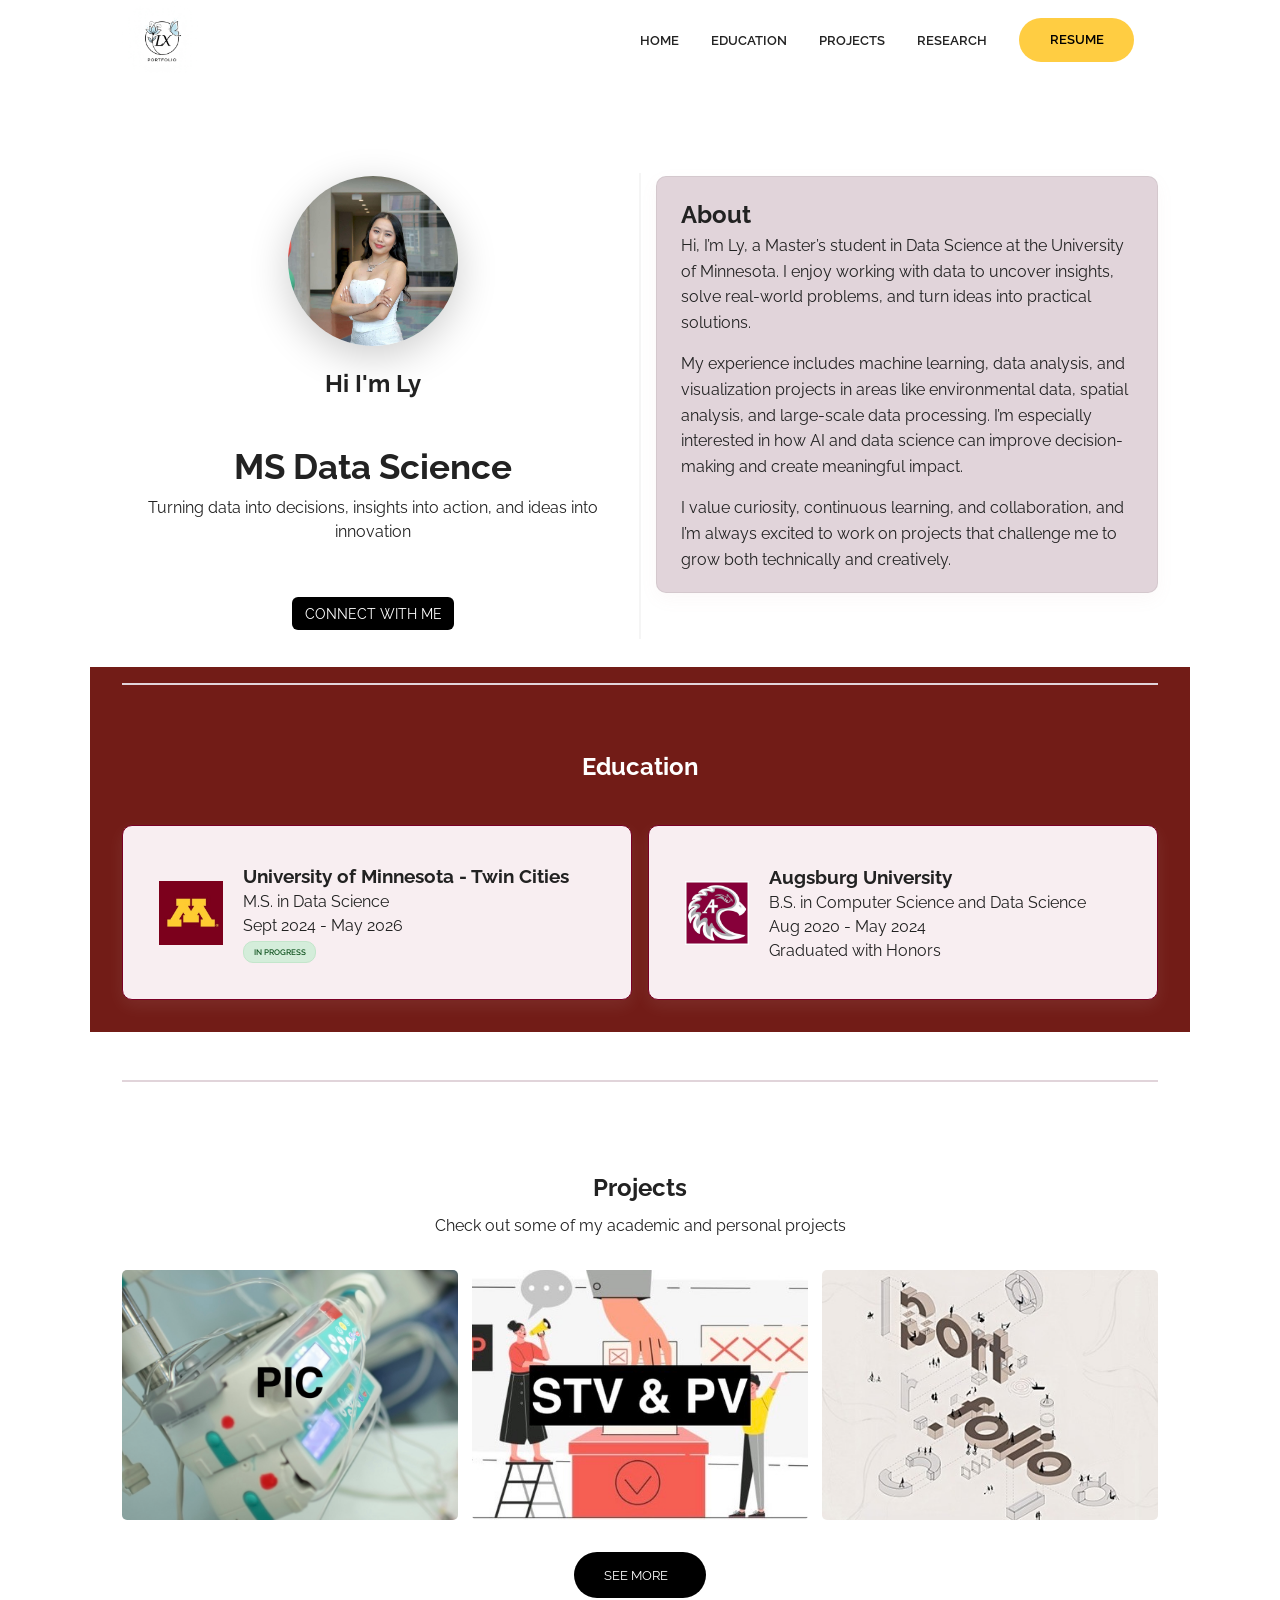
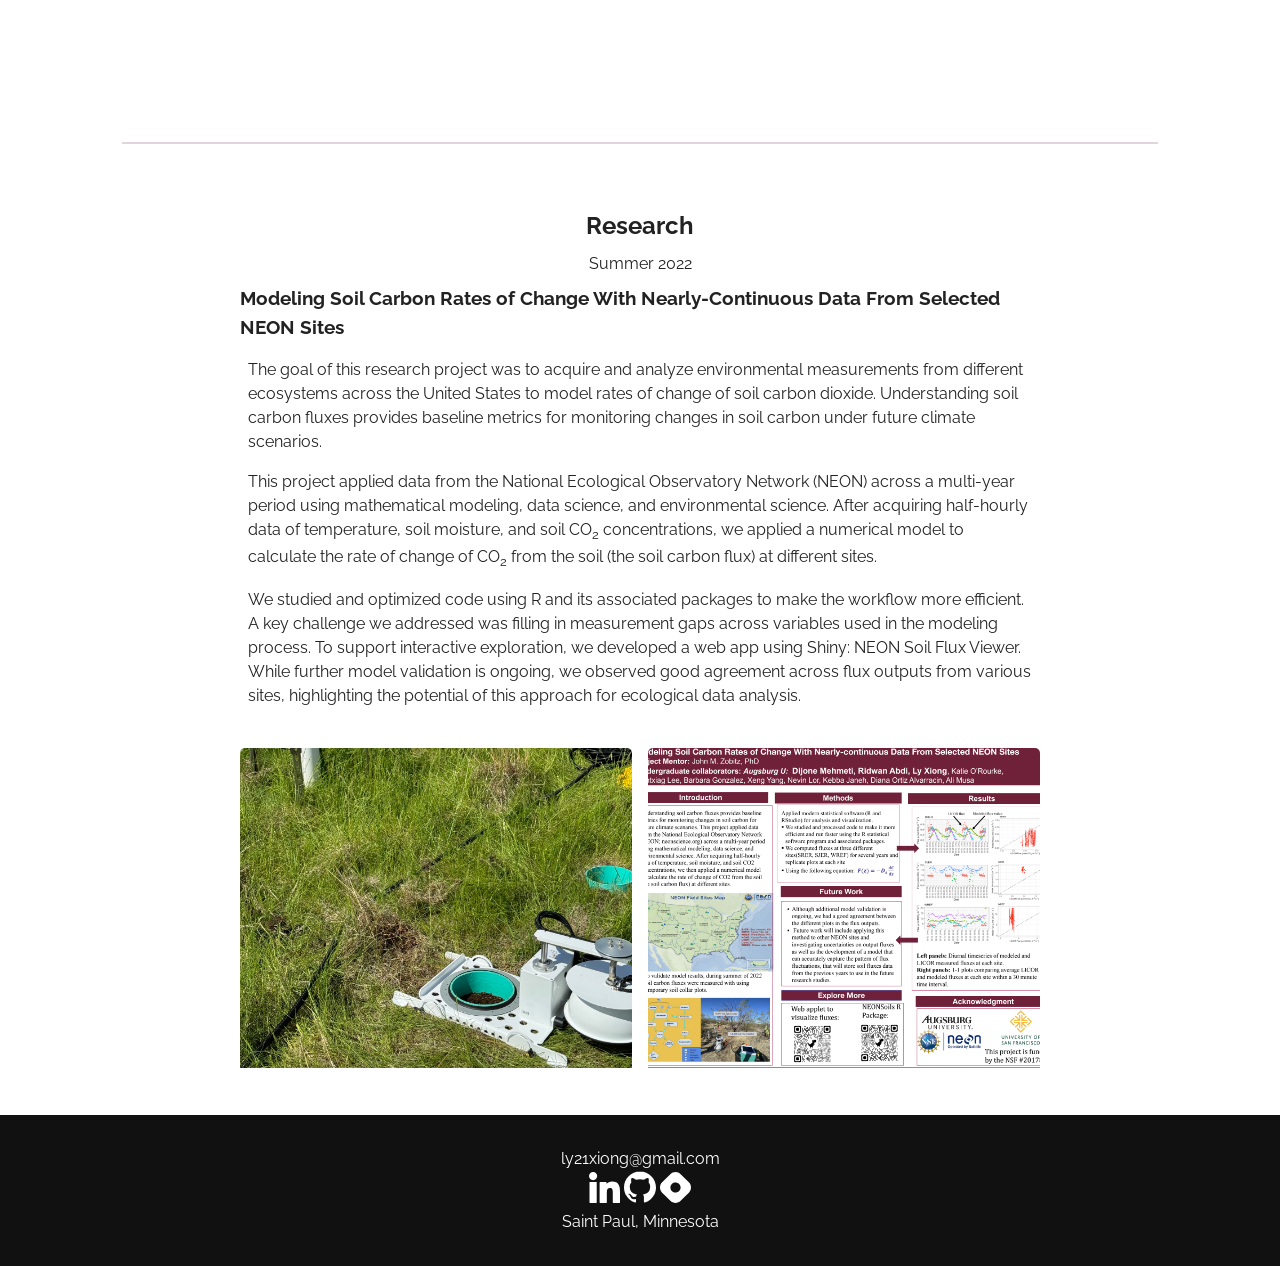
<file: src/index.html>
<!DOCTYPE html>
<html lang="en">
  <head>
    <meta charset="UTF-8" />
    <meta http-equiv="X-UA-Compatible" content="IE=edge" />
    <meta name="viewport" content="width=device-width, initial-scale=1.0" />
    <title>Ly Xiong Portfolio</title>
    <meta name="title" content="Ly Xiong Portfolio" />
    <meta
      name="description"
      content="Welcome to Ly Xiong's portfolio website. Explore my projects and skills."
    />
    <link rel="stylesheet" href="css/style.css" />
    <link rel="stylesheet" href="css/utilities.css" />
  </head>
  <body>
    <header id="hero">
      <!-- Navbar -->
      <nav class="navbar">
        <div class="container">
          <!-- Logo -->
          <h1 id="logo">
            <a href="https://github.com/xiongll66/personal_portfolio_L.X" target="_blank"
              ><img src="./assets/Logo.jpeg" alt="Your Logo"
            /></a>
          </h1>
          <!-- Navbar links -->
          <ul class="nav-menu">
            <li><a class="nav-link" href="#">HOME</a></li>
            <li><a class="nav-link" href="#education">EDUCATION</a></li>
            <li><a class="nav-link" href="#projects">PROJECTS</a></li>
            <li><a class="nav-link" href="#research">RESEARCH</a></li>
            <li>
              <a
                class="nav-link btn btn-primary"
                href="assets/Document/Ly_Resume_2026.pdf"
                target="_blank"
                rel="noopener noreferrer"
                download
                aria-label="Open or download Ly Xiong resume"
              >RESUME</a>
            </li>
            <!-- Hamburger menu -->
          </ul>
          <div class="hamburger">
            <span class="bar"></span>
            <span class="bar"></span>
            <span class="bar"></span>
          </div>
        </div>
      </nav>

      <section class="header-container">
        <div class="header-grid container">
          <!-- Left column: profile and quick intro -->
          <div class="hero-left">
            <div class="profile-avatar">
              <img
                class="profile-image"
                src="assets/profile-image.jpg"
                alt="Profile image"
              />
            </div>
            <h1>Hi I'm Ly</h1>

            <div class="content-text">
              <h2>MS Data Science</h2>
              <p>
                Turning data into decisions, insights into action, and ideas into innovation
              </p>
            </div>

            <a
              href="https://www.linkedin.com/in/ly-xiong-bb83ba1b2/"
              class="btn btn-secondary"
              target="_blank"
              >Connect With Me</a
            >
          </div>

          <!-- Right column: About -->
          <aside class="hero-right about">
            <h2>About</h2>
            <p>Hi, I’m Ly, a Master’s student in Data Science at the University of Minnesota. I enjoy working with data to uncover insights, solve real-world problems, and turn ideas into practical solutions.</p>
            <p>My experience includes machine learning, data analysis, and visualization projects in areas like environmental data, spatial analysis, and large-scale data processing. I’m especially interested in how AI and data science can improve decision-making and create meaningful impact.</p>
            <p>I value curiosity, continuous learning, and collaboration, and I’m always excited to work on projects that challenge me to grow both technically and creatively.</p>
          </aside>
        </div>
      </section>
    </header>

    <section id="education" class="education-container container">
    <div class="division education-divider"></div>
      <div class="content-text">
        <h1>Education</h1>
      </div>
      <article class="education">
      <!-- Left column: University of Minnesota -->
        <div class="edu-column left uofm">
          <div class="edu-logo">
              <img src="assets/UofM.png" alt="University of Minnesota logo" />
            </div>
            <div class="uofm-info">
              <h3>University of Minnesota - Twin Cities</h3>
              <p>M.S. in Data Science</p>
              <p>Sept 2024 - May 2026</p>
              <p class="status in-progress">IN PROGRESS</p>
          </div>
        </div>

        <!-- Right column: Augsburg University -->
        <div class="edu-column right augsburg">
          <div class="edu-logo">
            <img src="assets/augsburg.png" alt="Augsburg University logo" />
            </div>
              <div class="augsburg-info">
                <h3>Augsburg University</h3>
                <p>B.S. in Computer Science and Data Science</p>
              <p>Aug 2020 - May 2024</p>
              <p>Graduated with Honors</p>
            </div>
        </div>
      </article>

    </section>


    <!-- Projects -->
    <section id="projects" class="project-container container">
      <div class="division project-divider"></div>
      <div class="content-text">
        <h1>Projects</h1>
        <p>Check out some of my academic and personal projects</p>
      </div>

      <article class="project">
        <!-- Project 1 -->
        <div href="" class="card">
          <div class="project-info">
            <div class="project-bio">
              <h3>Paediatric Intensive Care</h3>
              <p>Python, Jupyter Notebook</p>
            </div>

            <div class="project-link">
              <a href="https://github.com/xiongll66/Paediatric-Intensive-Care" target="_blank"><i class="fab fa-github"></i></a>
              <a href="https://github.com/xiongll66/Paediatric-Intensive-Care" target="_blank"><i class="fas fa-globe"></i></a>
            </div>
          </div>
        </div>

        <!-- Project 2 -->
        <div href="" class="card">
          <div class="project-info">
            <div class="project-bio">
              <h3>Voting Stsysems</h3>
              <p>Java</p>
            </div>

            <div class="project-link">
              <a href="https://github.com/xiongll66/Voting-System" target="_blank"><i class="fab fa-github"></i></a>
              <a href="https://github.com/xiongll66/Voting-System" target="_blank"><i class="fas fa-globe"></i></a>
            </div>
          </div>
        </div>

        <!-- Porject 3 -->
        <div href="" class="card">
          <div class="project-info">
            <div class="project-bio">
              <h3>Project Three</h3>
              <p>React, Redux, SASS</p>
            </div>

            <div class="project-link">
              <a href="#" target="_blank"><i class="fab fa-github"></i></a>
              <a href="#" target="_blank"><i class="fas fa-globe"></i></a>
            </div>
          </div>
        </div>
      </article>
      <a href="https://github.com/xiongll66" class="btn btn-secondary"
        target="_blank">See More <i class="fas fa-arrow-right"></i></a>
    </section>

    <!-- Research -->
    <section id="research" class="research-container container">
      <div class="division research-divider"></div>
      <div class="content-text">
        <h1>Research</h1>
        <p>Summer 2022</p>
        <div class="research-info">
          <h3>Modeling Soil Carbon Rates of Change With Nearly-Continuous Data From Selected NEON Sites</h3>
          <p>
            The goal of this research project was to acquire and analyze environmental measurements from different ecosystems across the United States to model rates of change of soil carbon dioxide. Understanding soil carbon fluxes provides baseline metrics for monitoring changes in soil carbon under future climate scenarios.
          </p>
          <p>
            This project applied data from the <a href="https://neonscience.org" target="_blank">National Ecological Observatory Network (NEON)</a> across a multi-year period using mathematical modeling, data science, and environmental science. After acquiring half-hourly data of temperature, soil moisture, and soil CO<sub>2</sub> concentrations, we applied a numerical model to calculate the rate of change of CO<sub>2</sub> from the soil (the soil carbon flux) at different sites.
          </p>
          <p>
            We studied and optimized code using R and its associated packages to make the workflow more efficient. A key challenge we addressed was filling in measurement gaps across variables used in the modeling process. To support interactive exploration, we developed a web app using Shiny: <a href="https://jmzobitz.shinyapps.io/NEON-soil-fluxes/" target="_blank">NEON Soil Flux Viewer</a>. While further model validation is ongoing, we observed good agreement across flux outputs from various sites, highlighting the potential of this approach for ecological data analysis.
          </p>

          <div class="research-image-wrap">
            <!-- Field Image (Research Blog) -->
            <a href="https://methodsblog.com/2026/01/22/students-software-and-soil-flux-lessons-learned-from-development-of-a-package-to-estimate-soil-carbon-flux-at-national-ecological-observatory-sites-across-the-united-states/" target="_blank" class="image-card">
              <img 
                src="assets/field.jpeg" 
                alt="Field site view for research" 
                class="research-image"
              />
              <div class="image-overlay">
                <span>Read Research Blog</span>
              </div>
            </a>

            <!-- Poster Image (Lightbox) -->
            <a href="assets/poster.png" class="image-card sp-imgbox">
              <img 
                src="assets/poster.png" 
                alt="Research poster" 
                class="research-image"
              />
              <div class="image-overlay">
                <span>View Full Poster</span>
              </div>
            </a>
          </div>
        </div>
      </div>
    </section>

    <footer id="footer">
      <div class="container">
        <a href="mailto:ly21xiong@gmail.com">ly21xiong@gmail.com</a>
        <!-- Social links -->
        <div class="social">

          <a href="https://www.linkedin.com/in/ly-xiong-bb83ba1b2/" target="_blank"
            ><img src="./assets/linkedin-icon.svg" alt="Linkedin"
          /></a>
          <a href="https://github.com/xiongll66" target="_blank"><img src="./assets/github-icon.svg" alt="GitHub" /></a>
          <a href="#" target="_blank"
            ><img src="./assets/hashnode-icon.svg" alt="Hashnode"
          /></a>
        </div>
        <!-- Attribution -->
        <div class="attribution">
          <p>
            Saint Paul, Minnesota
          </p>
        </div>
      </div>
    </footer>
  </body>
  <script src="js/script.js" defer></script>
</html>
</file>
<file: src/css/style.css>
/* This is the required project styling. Will contain essential CSS styles like:
   * Flex property
   * Grid layout
   * Cards and sections
*/

@import url(https://fonts.googleapis.com/css?family=Raleway:100,200,300,regular,500,600,700,800,900,100italic,200italic,300italic,italic,500italic,600italic,700italic,800italic,900italic);

/* variables */
:root {
  /* Colors */
  --primary-color: #ffcd42;
  --secondary-color: #ffd35c;
  --bg-primary: #ffffff;
  --text-color: #222222;
  --text-color-two: #ffffff;
  --bg-secondary: #000000;
  --card-background: #e1d4da;
  --bg-secondary-two: #111111;

  --shadow: 0 10px 40px rgba(0, 0, 0, 0.2);

  /* Font Weight */
  --weight-small: 400;
  --weight-semibold: 600;
  --weight-bold: 800;

  /* Max width */
  --width-small: 600px;
  --width-medium: 1100px;
  --width-large: 1300px;

  /* Per-school education colors (customize these) */
  --edu-uofm-color: #7a0026; /* accent/border color for U of M */
  --edu-uofm-bg: #f8eef1; /* background tint for U of M card */
  --edu-uofm-bg-image: none; /* optional: url('assets/path-to-image.jpg') */
  --edu-uofm-text: #1b1b1b; /* text color on U of M card */

  --edu-augsburg-color: #7a0026; /* accent/border color for Augsburg */
  --edu-augsburg-bg: #f8eef1; /* background tint for Augsburg card */
  --edu-augsburg-bg-image: none; /* optional: url('assets/path-to-image.jpg') */
  --edu-augsburg-text: #0b0b0b; /* text color on Augsburg card */
}

[data-theme="dark"] {
  --primary-color: #ffcd42;
  --secondary-color: #ffd35c;
  --bg-primary: #000000;
  --text-color: #ffffff;
  --text-color-two: #222222;
  --bg-secondary: #ffffff;
  --card-background: #111111;
  --bg-secondary-two: #f4f4f4;
  --shadow: 0 2px 10px rgba(95, 95, 95, 0.2);
}

html {
  font-size: 100%;
  scroll-behavior: smooth;
}

/* Reset default styling */
* {
  margin: 0;
  padding: 0;
  box-sizing: border-box;
}

ul {
  list-style: none;
}

a {
  text-decoration: none;
  color: var(--text-color);
}

/* Main styling */
body {
  background: var(--bg-primary);
  color: var(--text-color);
  font-family: "Raleway", sans-serif;
  line-height: 1.5;
}

/* Navbar */
.navbar {
  position: fixed;
  top: 0;
  left: 0;
  right: 0;
  z-index: 20;
  background: var(--bg-primary);
}

.navbar .container {
  display: flex;
  align-items: center;
  justify-content: space-between;
  z-index: 20;
  height: 80px;
  width: 100%;
}

.navbar .nav-menu {
  display: flex;
  align-items: center;
  background: var(--bg-primary);
}

.navbar .nav-link {
  margin: 0 1rem;
  font-size: 0.8rem;
  font-weight: var(--weight-semibold);
}

.navbar #logo img {
  display: block;
  width: 80px;
  object-fit: cover;
  transition: transform 0.4s ease;
  border-radius: 50%;

}

.navbar .btn {
  margin-right: 1.5rem;
}

.fas.fa-arrow-right {
  margin-left: 0.5rem;
  font-size: 0.9rem;
}

/* hamburger */
.hamburger {
  margin-bottom: 0.1rem;
  display: none;
}

.bar {
  display: block;
  width: 23px;
  height: 3px;
  margin: 4px auto;
  transition: all 0.3s ease-in-out;
  border-radius: 30px;
  background-color: var(--bg-secondary);
}

/* Hero section */
#hero {
  display: flex;
  flex-direction: column;
  height: 100%;
}

/* Header two-column layout */
.header-grid {
  display: grid;
  grid-template-columns: 1fr 1fr;
  gap: 2rem;
  align-items: start;
  padding: 2rem 0;
}

/* Vertical divider between left and right columns */
.header-grid {
  position: relative;
}

.header-grid::before {
  content: "";
  position: absolute;
  left: 50%;
  top: 0.8rem;
  bottom: 0.8rem;
  width: 1px;
  background: rgba(0,0,0,0.08);
  transform: translateX(-0.5px);
  pointer-events: none;
}

.hero-left {
  display: flex;
  flex-direction: column;
  gap: 1rem;
}

/* Center profile image and name within the hero column */
.hero-left .profile-avatar {
  align-self: center;
}

.hero-left h1 {
  text-align: center;
  margin-top: 0.25rem;
  margin-bottom: 0.25rem;
}

/* Smaller connect button in hero */
.hero-left .btn {
  padding: 0.4rem 0.8rem;
  font-size: 0.85rem;
  border-radius: 6px;
  align-self: center; /* center horizontally within the hero-left column */
}

.hero-right.about {
  background: var(--card-background);
  padding: 1.25rem 1.5rem;
  border-radius: 10px;
  border: 1px solid rgba(0,0,0,0.06);
  box-shadow: 0 6px 18px rgba(186, 132, 132, 0.06);
}

/* About paragraph spacing */
.hero-right.about p {
  margin-bottom: 1rem;
  line-height: 1.6;
}
.hero-right.about p:last-child {
  margin-bottom: 0;
}

@media (max-width: 768px) {
  .header-grid {
    grid-template-columns: 1fr; /* stack */
  }
}

.profile-avatar {
  width: 170px;
  height: 170px;
  border-radius: 50%;
  overflow: hidden;
  display: flex;
  align-items: center;
  justify-content: center;
  box-shadow: var(--shadow);
  animation: bounce 1s infinite alternate;
}

.profile-image {
  width: 120%; /* zoom effect */
  height: 120%;
  object-fit: cover; /* ensure the image fills the container and is cropped */
  display: block;
  transition: transform 0.4s ease;
}

.profile-avatar:hover .profile-image {
  transform: scale(1.08);
}

@keyframes bounce {
  from {
    transform: translateY(0px);
  }

  to {
    transform: translateY(-10px);
  }
}

.division {
  width: 100%;
  height: 2px;
  background-color: var(--card-background);
  margin-bottom: 4rem;
}

.division.education-divider {
  margin-bottom: 4rem;
}

.division.projects-divider {
  margin-top: 4rem;
}
/* Education section styles */
.education{
  display: grid;
  grid-template-columns: 1fr 1fr;
  align-items: stretch;
  gap: 1rem;
}

.education-container {
  max-width: 200px;
  margin: 10px auto;
  padding-bottom: 6rem;
  background-color: #721c17;
}

/* Ensure the Education section title is readable on the maroon band */
.education-container .content-text h1,
#education .content-text h1 {
  color: #ffffff;
}


.edu-column {
  display: flex;
  align-items: center;
  justify-content: flex-start; /* logo left, text right */
  padding: 2.25rem;
  border-radius: 10px;
  border: 1px solid rgba(255,255,255,0.08);
  box-shadow: 0 6px 18px rgba(255, 254, 254, 0.08);
  transition: transform 0.18s ease, box-shadow 0.18s ease;
  margin: 1rem 0;
}

/* Per-school specific styling */
.edu-column.uofm {
  background-color: var(--edu-uofm-bg);
  background-image: var(--edu-uofm-bg-image);
  background-size: cover;
  background-position: center;
  border: .5px solid var(--edu-uofm-color);
}

.edu-column.uofm .education-info h3,
.edu-column.uofm .education-info p {
  color: var(--edu-uofm-text);
}

.edu-column.augsburg {
  background-color: var(--edu-augsburg-bg);
  background-image: var(--edu-augsburg-bg-image);
  background-size: cover;
  background-position: center;
  border: .5px solid var(--edu-augsburg-color);
}

.edu-column.augsburg .education-info h3,
.edu-column.augsburg .education-info p {
  color: var(--edu-augsburg-text);
}


.edu-logo {
  flex: 0 0 auto;
  margin-right: 1.25rem;
}

.edu-logo img {
  height: 64px; /* equalized height */
  width: auto;
  display: block;
}

.edu-column .education-info {
  flex: 1 1 auto;
}

/* Status chip (small label) */
.status {
  display: inline-block;
  font-size: 0.5rem;
  padding: 0.25rem 0.60rem;
  border-radius: 10px;
  font-weight: 600;
}
.status.in-progress {
  color: #155724;
  background-color: #d4edda;
  border: 1px solid #c3e6cb;
}

@media (max-width: 768px) {
  .education {
    grid-template-columns: 1fr; /* stack */
  }
  .edu-column {
    padding: 1rem;
    margin-bottom: 1.5rem;
  }
  .edu-logo img {
    height: 56px;
  }
}

/* Projects */
#projects {
  display: flex;
  flex-direction: column;
  margin: 2rem auto 5rem;
}

#projects .btn {
  align-self: center; /* flex fallback */
  display: inline-block;
  margin: 2rem auto; /* center horizontally */
}

.project {
  display: grid;
  grid-template-columns: repeat(3, 1fr);
  grid-auto-rows: minmax(250px, auto);
  grid-gap: 0.9rem;
}

.project-info {
  display: flex;
  justify-content: space-between;
  opacity: 0;
  position: relative;
  transition: 0.5s ease-in-out;
}

.project-bio {
  display: flex;
  flex-direction: column;
  justify-content: flex-end;
  position: relative;
  top: 160px;
  left: 10px;
}



/* ================================
   Research Section
================================ */
.research-container {
  padding: 4rem 0;
}

.research-info {
  max-width: 800px;
  margin: 0 auto;
  text-align: left;
}

.research-info h3 {
  margin-bottom: 0.5rem;
  font-size: 1.2rem;
}

.research-image-wrap {
  display: grid;
  grid-template-columns: 1fr 1fr;
  gap: 1rem;
  margin-top: 2rem;
}

.image-card {
  position: relative;
  overflow: hidden;
  border-radius: 5px;
}

.research-image {
  width: 100%;
  height: 320px;
  object-fit: cover;
  transition: transform 0.3s ease;
  cursor: pointer;
}

.image-overlay {
  position: absolute;
  inset: 0;
  background: rgba(0,0,0,0.6);
  color: #fff;
  display: flex;
  align-items: center;
  justify-content: center;
  font-weight: 600;
  opacity: 0;
  transition: opacity 0.3s ease;
}

.image-card:hover .image-overlay {
  opacity: 1;
}

.image-card:hover .research-image {
  transform: scale(1.05);
}

/* ================================
   Modal
================================ */
.sp-imgbox {
  display: inline-block;
  cursor: zoom-in;
  position: relative;
}

.sp-imgbox:hover img {
  transform: scale(1.05);
  transition: transform 0.3s ease;
}

/* Poster hover effect */
.image-card {
  position: relative;
  overflow: hidden;
  border-radius: 5px;
}

.research-image {
  width: 100%;
  height: 320px;
  object-fit: cover;
  transition: transform 0.3s ease;
  cursor: pointer;
}

.image-overlay {
  position: absolute;
  inset: 0;
  background: rgba(0,0,0,0.6);
  color: #fff;
  display: flex;
  align-items: center;
  justify-content: center;
  font-weight: 600;
  opacity: 0;
  transition: opacity 0.3s ease;
}

.image-card:hover .image-overlay {
  opacity: 1;
}

.image-card:hover .research-image {
  transform: scale(1.05);
}

/* ================================
   Footer
================================ */
#footer {
  background: #111;
  color: #fff;
  text-align: center;
  padding: 1rem 0;
}

#footer a { color: #fff; }

/* ================================
   Responsive
================================ */
@media (max-width: 900px) {
  .header-grid,
  .education,
  .research-image-wrap,
  .project {
    grid-template-columns: 1fr;
  }

  .header-grid::before {
    display: none;
  }
}
</file>
<file: src/css/utilities.css>
/* ?This is where reusable styling of this template will be. 
   !Will contain things like:
   * Button styling
   * Background color styling
   * padding and margin
*/

.container {
  max-width: var(--width-medium);
  margin: 0 auto;
  padding: 1rem 2rem;
}

h1::selection,
h2::selection {
  color: #111;
  background: var(--primary-color);
}

/* Buttons */
.btn {
  display: inline-block;
  padding: 0.75rem 1.9rem;
  border-radius: 30px;
  text-transform: uppercase;
  font-size: 0.82rem;
  transition: 0.3s;
}

.btn-primary {
  background: var(--primary-color);
  color: #000000;
}

.btn-secondary {
  margin: 5px 0;
  background-color: var(--bg-secondary);
  color: var(--bg-primary);
}

/* add hover to resume button */
.btn-primary:hover {
  background: var(--secondary-color);
}

/* Dark mode toggle */
#switch {
  display: none;
}

.toggle-icons {
  display: flex;
  justify-content: space-between;
  align-items: center;
  cursor: pointer;
}

.toggle-icons > img {
  transition: 0.6s cubic-bezier(0.23, 1, 0.32, 1);
  width: 30px;
}

.moon {
  transform: rotate(10deg);
}

#switch:checked + .toggle-icons .moon {
  transform: rotate(250deg);
}

#switch:checked + .toggle-icons .sun {
  transform: rotate(100deg);
}

/* Header Container */
.header-container {
  display: flex;
  flex-direction: column;
  align-items: center;
  justify-content: center;
  margin-top: 8rem;
  padding: 1rem;
}

.header-container > div {
  margin-top: 1rem;
}

/* Make header H2 slightly smaller than other content H2s */
.header-container .content-text h2 {
  font-size: 2.2rem;
}

@media (max-width: 768px) {
  .header-container .content-text h2 {
    font-size: 1.9rem;
  }
}

.content-text {
  text-align: center;
  margin: 1.5rem 0;
}

.content-text h2 {
  font-size: 3rem;
  line-height: 1.2;
  transition: 0.2s ease-in-out;
}

.content-text p {
  padding: 0.5rem;
  margin: 0 auto;
  max-width: 800px;
}

/* Project cards */
.card {
  padding: 1rem;
  background: var(--card-background);
  color: #ffffff;
  border-radius: 5px;
  transition: 0.4s ease-in-out;
  cursor: pointer;
}

.card a {
  color: #ffffff;
  transition: 0.25s ease-in-out;
  font-size: 1.1rem;
  margin-right: 0.3rem;
}

.card a:hover {
  color: var(--primary-color);
}

.card:hover {
  box-shadow: inset 0 100px 1000px 10px rgba(0, 0, 0, 0.8);
}

.card:hover .project-info {
  opacity: 1;
}

/* Project Images */

/* project 1 */
.card:nth-child(1) {
  background: url(../assets/project/PIC.jpeg) center center/cover;
}

/* Project 2 */
.card:nth-child(2) {
  background: url(../assets/project/STV&PV.jpeg) center center/cover;
}

/* Project 3 */
.card:nth-child(3) {
  background: url(../assets/project/portfolio.jpeg) center center/cover;
}

/* Project 4 */
.card:nth-child(4) {
  background: url(../assets/project/project-four.png) center center/cover;
}

/* Project 5 */
.card:nth-child(5) {
  background: url(../assets/project/project-five.png) center center/cover;
}

/* Project 6 */
.card:nth-child(6) {
  background: url(../assets/project/project-six.png) center center/cover;
}

/* Media Queries */
@media (max-width: 768px) {
  .header-container {
    margin-top: 7rem;
    text-align: center;
  }

  .content-text h2 {
    font-size: 2.5rem;
  }
}
</file>
